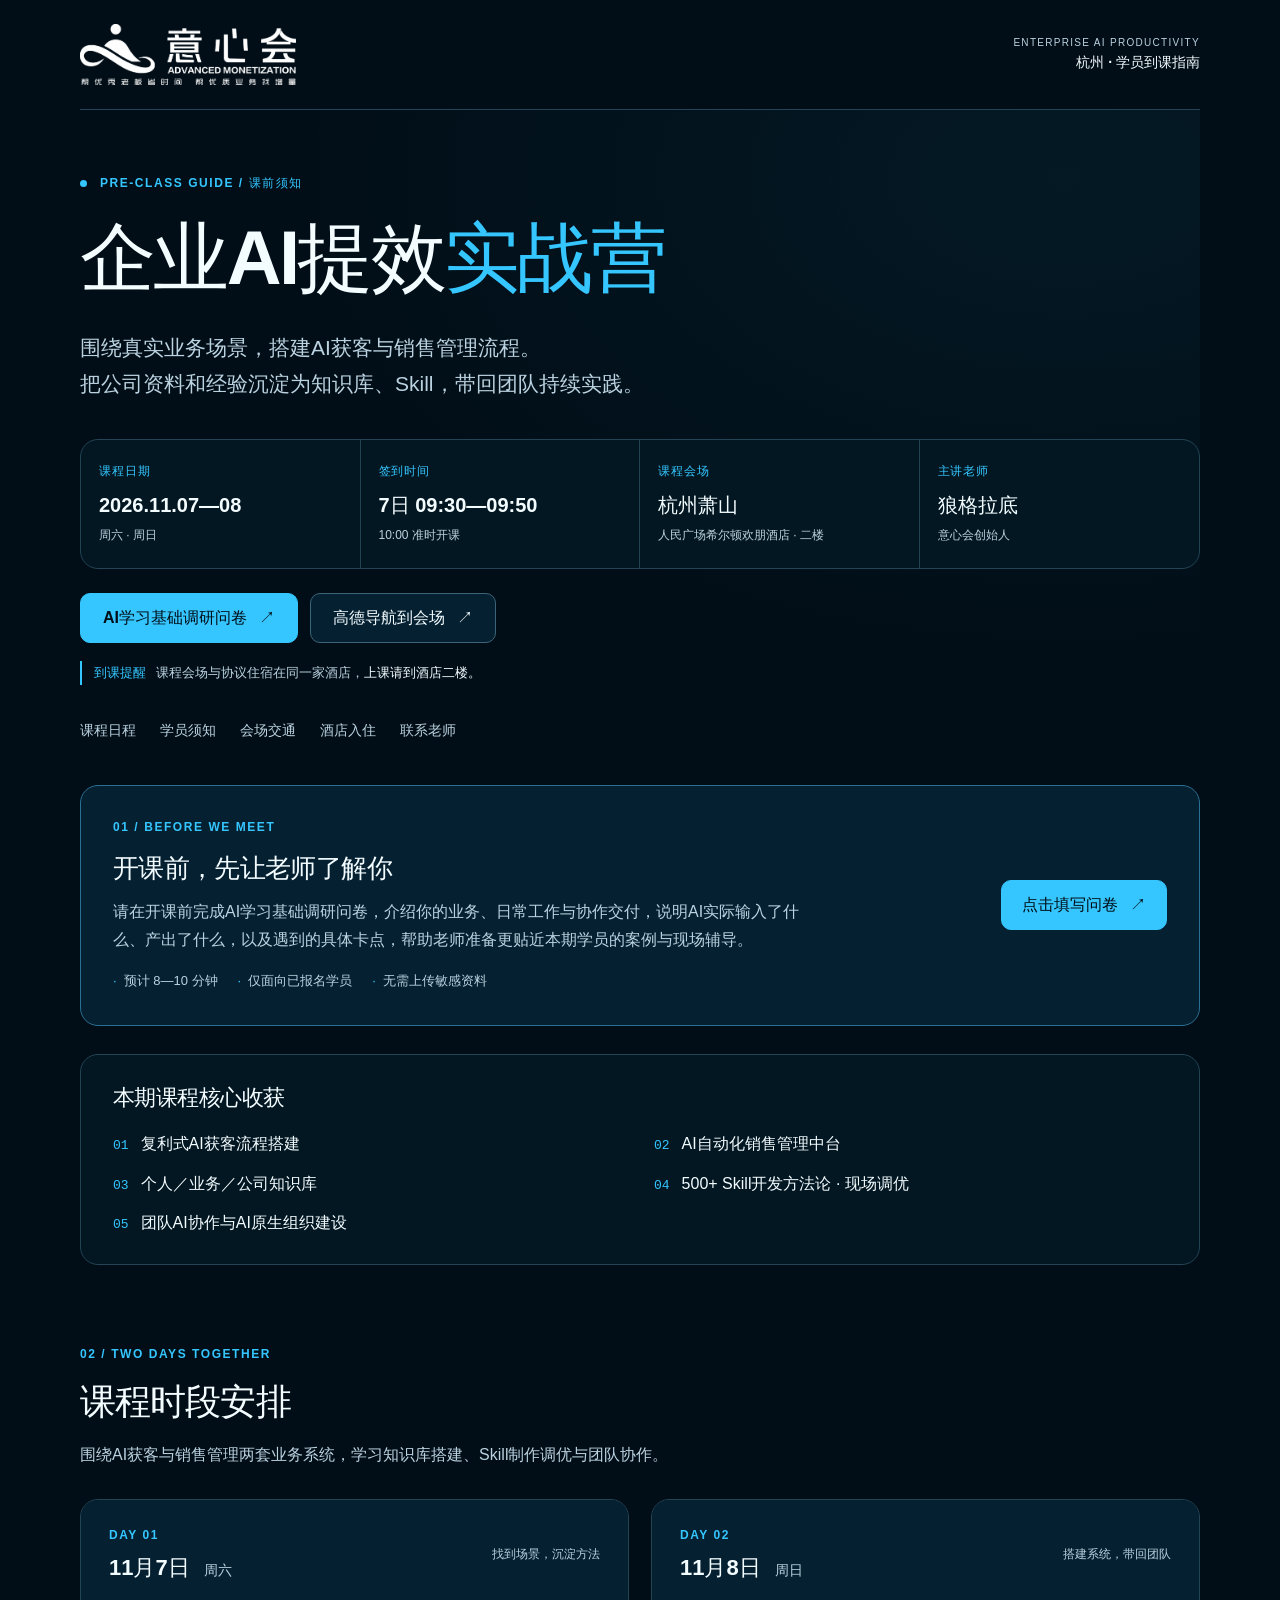
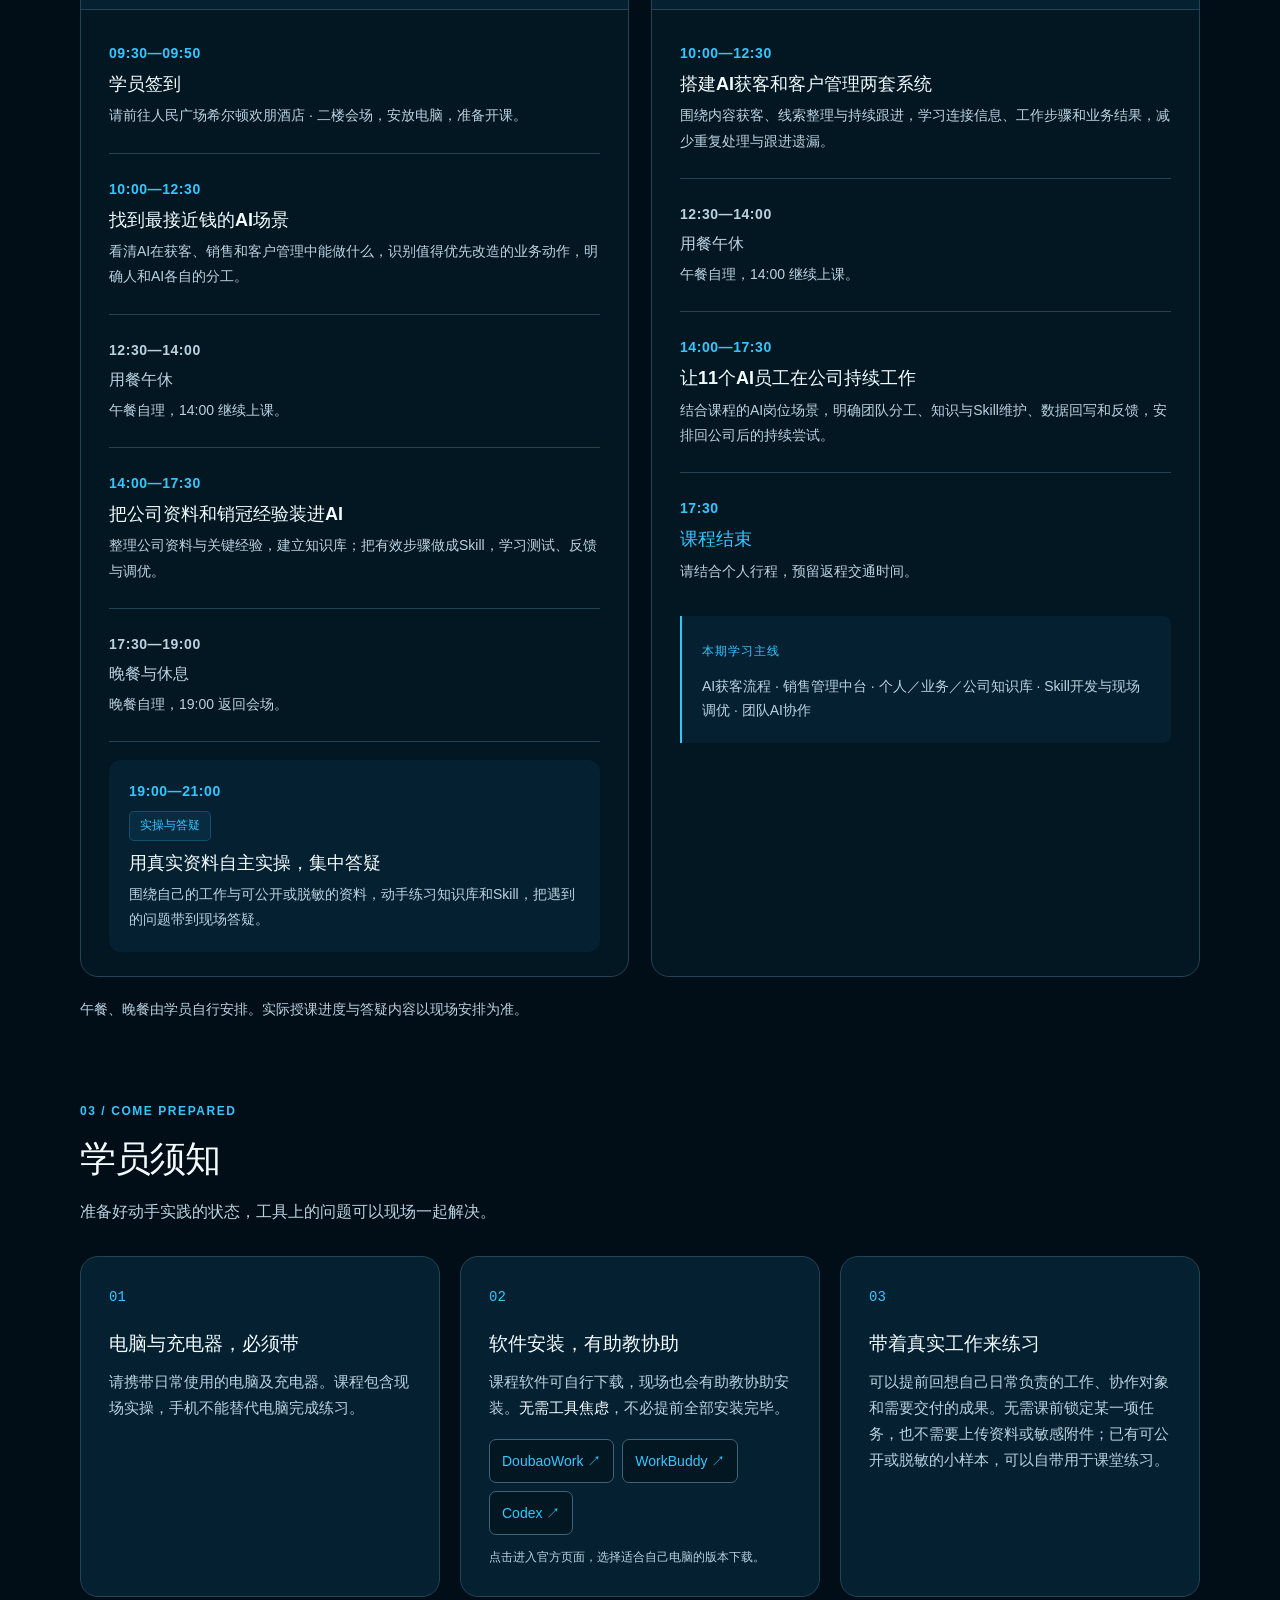
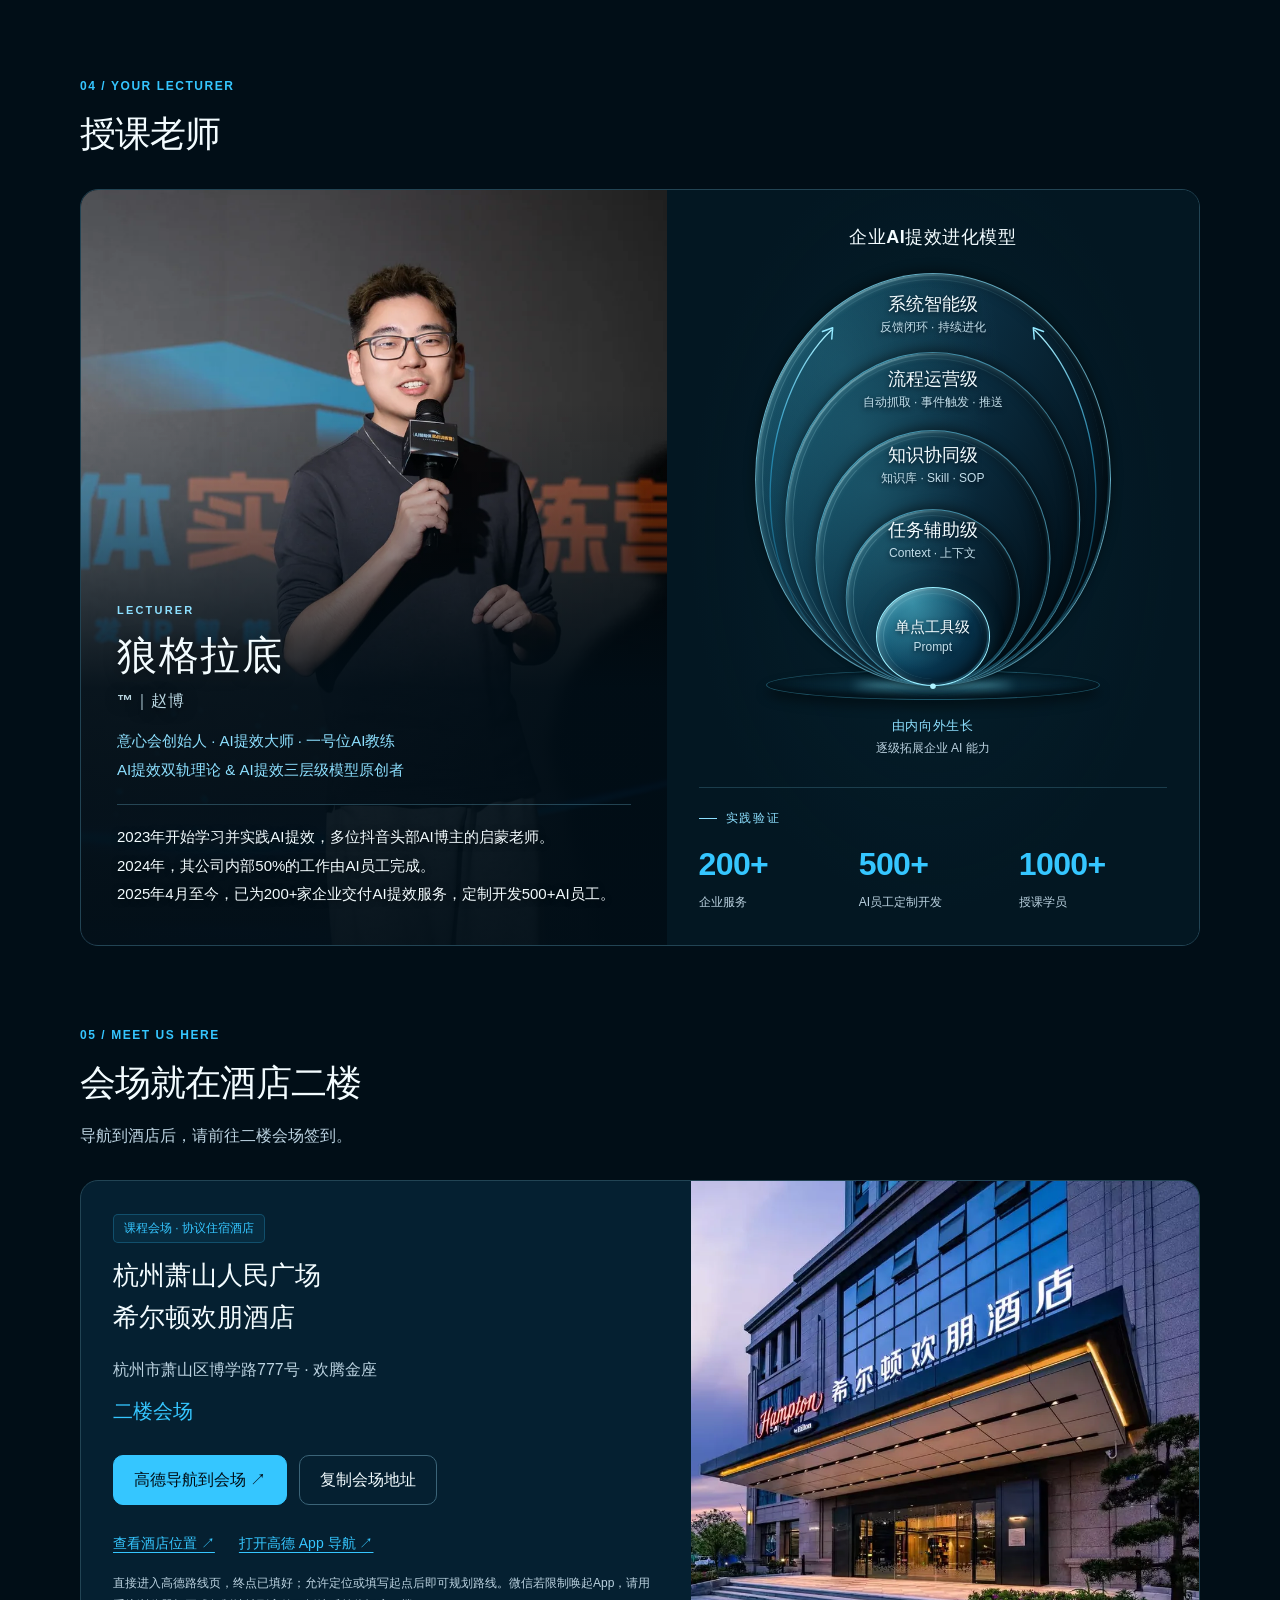
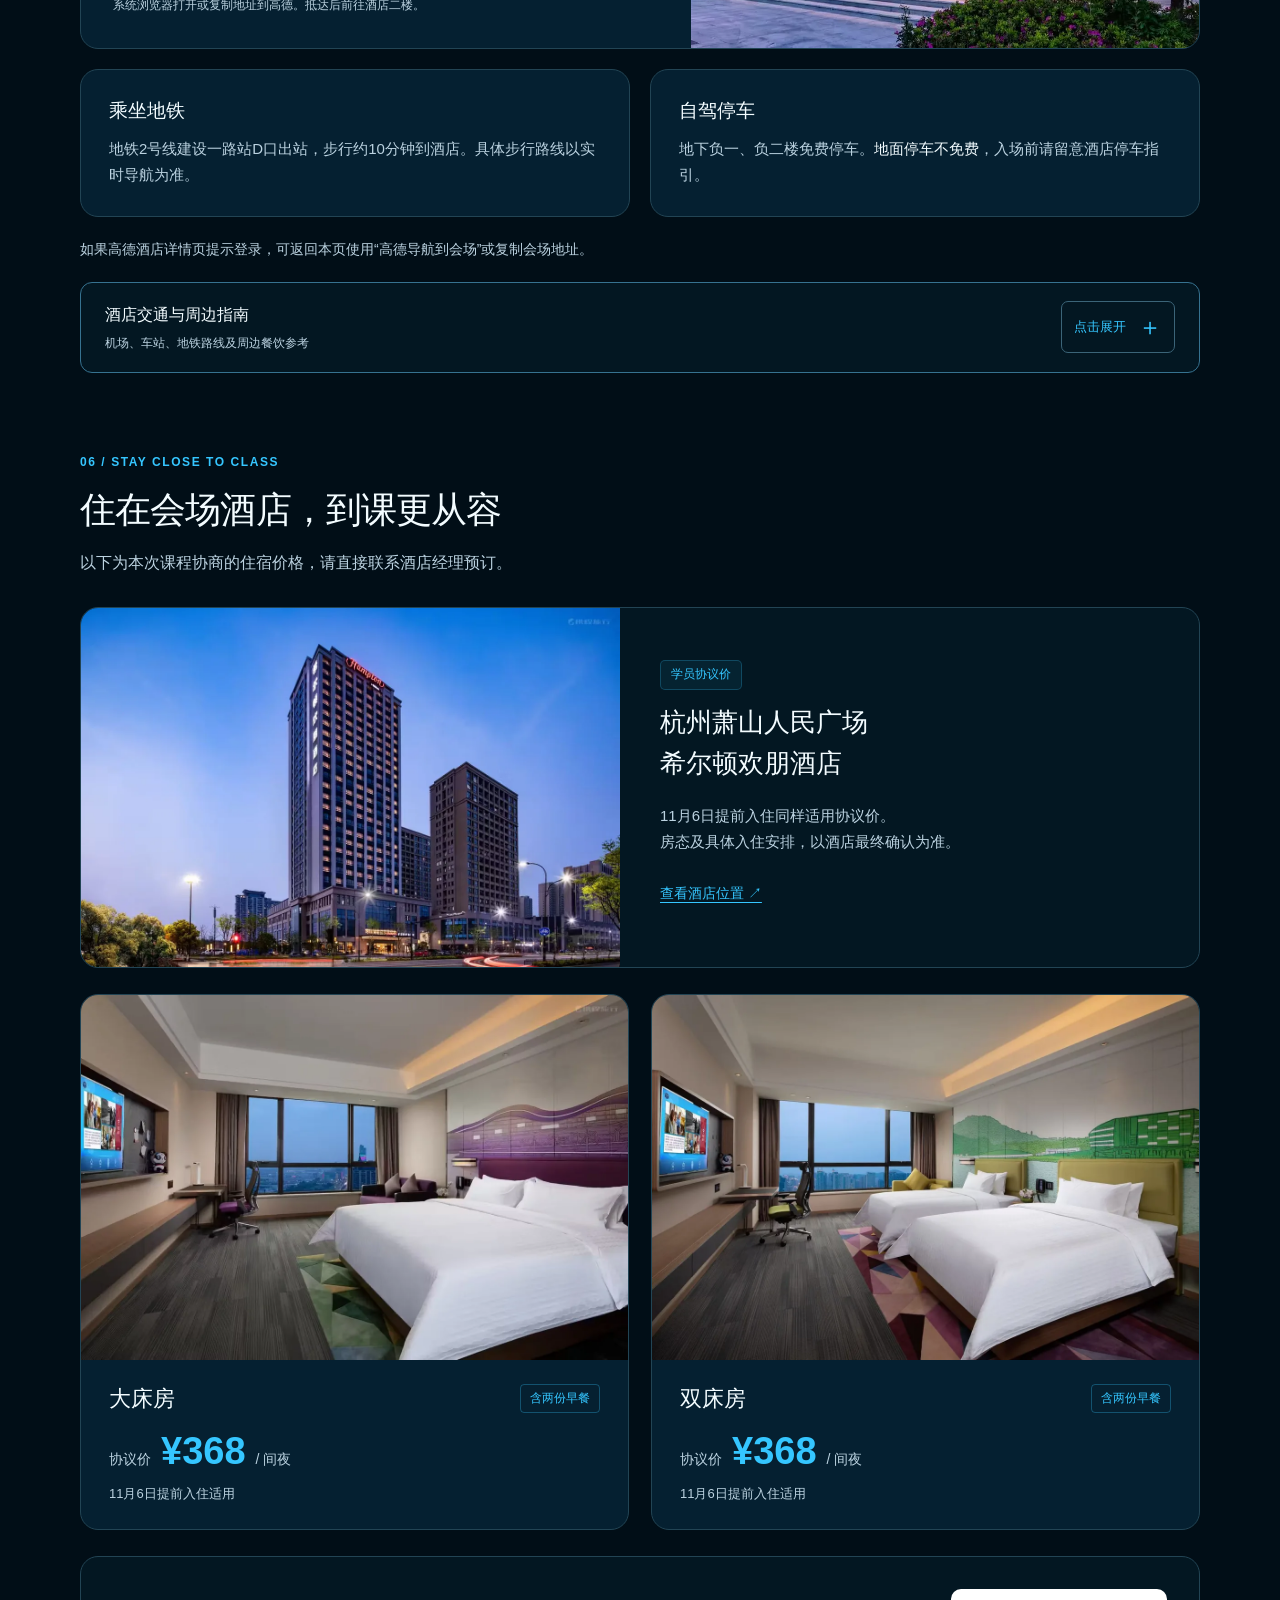
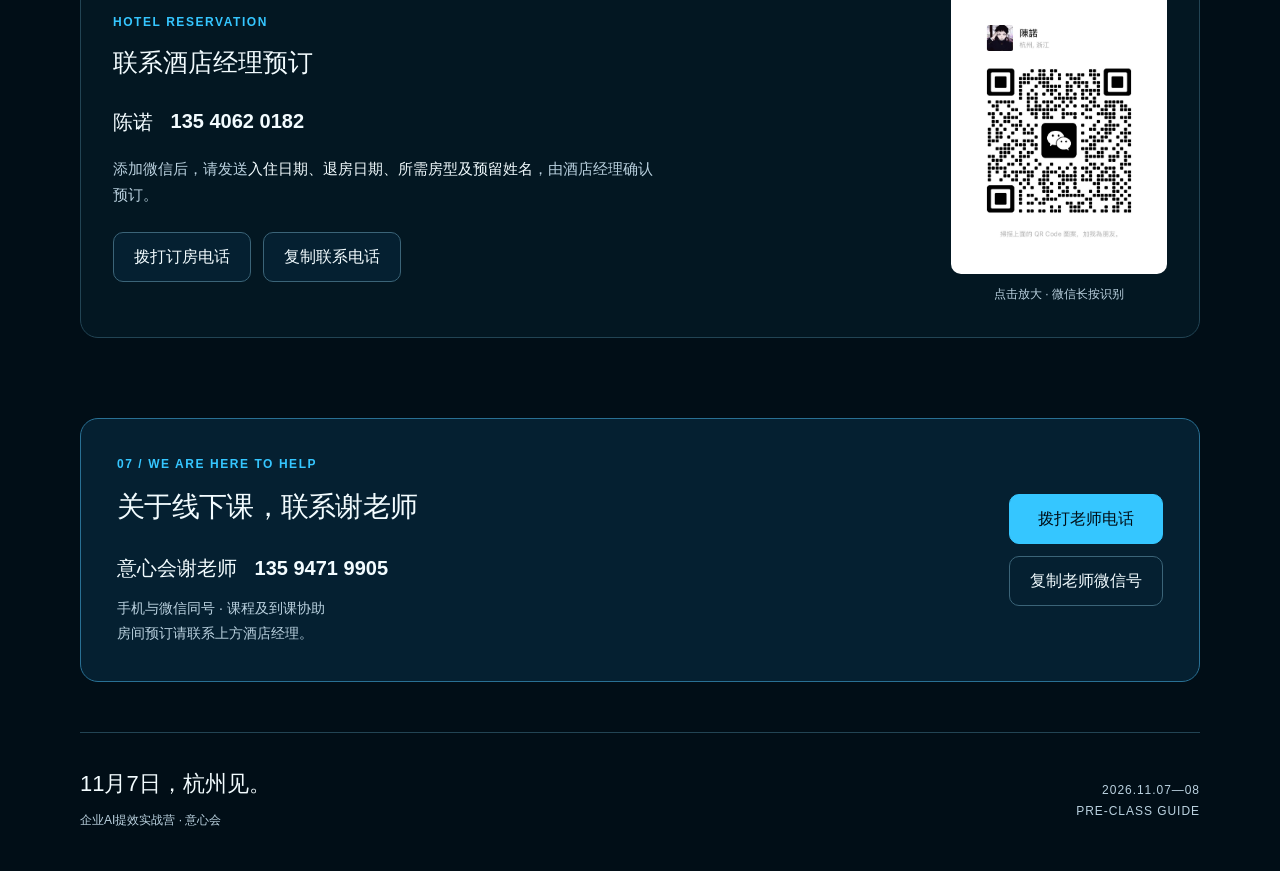
<file: index.html>
<!doctype html>
<html lang="zh-CN">
<head>
  <meta charset="utf-8">
  <meta name="viewport" content="width=device-width, initial-scale=1, viewport-fit=cover">
  <meta name="theme-color" content="#010e17">
  <meta name="color-scheme" content="dark">
  <meta name="description" content="11月7—8日杭州《企业AI提效实战营》已报名学员课前须知：课程日程、课前问卷、会场导航与酒店入住。">
  <meta property="og:title" content="企业AI提效实战营｜杭州课前须知">
  <meta property="og:description" content="2026.11.07—08 · 杭州萧山｜AI学习基础调研问卷与到课信息：课程安排、会场导航、酒店预订。">
  <meta property="og:type" content="website">
  <meta property="og:url" content="https://yichinghui.github.io/enterprise-ai-productivity-camp-guide-2026-11/">
  <meta property="og:image" content="https://yichinghui.github.io/enterprise-ai-productivity-camp-guide-2026-11/assets/share-logo-20261012.png">
  <meta property="og:image:width" content="512">
  <meta property="og:image:height" content="512">
  <meta property="og:image:type" content="image/png">
  <meta property="og:image:alt" content="意心会竖版品牌标志">
  <link rel="image_src" href="https://yichinghui.github.io/enterprise-ai-productivity-camp-guide-2026-11/assets/share-logo-20261012.png">
  <link rel="icon" type="image/png" href="assets/share-logo-20261012.png">
  <link rel="apple-touch-icon" href="assets/share-logo-20261012.png">
  <link rel="canonical" href="https://yichinghui.github.io/enterprise-ai-productivity-camp-guide-2026-11/">
  <title>企业AI提效实战营｜杭州课前须知</title>
  <link rel="stylesheet" href="styles.css?v=20261031-hz-r2">
  <script src="config.js?v=20261031-hz-r2" defer></script>
  <script src="app.js?v=20261031-hz-r2" defer></script>
</head>
<body>
  <a class="skip-link" href="#main">跳到课程内容</a>
  <header class="site-header wrap">
    <a class="brand" href="#main" aria-label="意心会 · 返回课前须知首页"><img src="assets/logo-white.png" alt="意心会" width="2127" height="599" fetchpriority="high"></a>
    <div class="header-note"><span>ENTERPRISE AI PRODUCTIVITY</span><strong>杭州 · 学员到课指南</strong></div>
  </header>
  <main id="main" class="wrap">
    <section class="hero" aria-labelledby="course-title">
      <p class="eyebrow"><span class="status-dot" aria-hidden="true"></span> PRE-CLASS GUIDE / 课前须知</p>
      <h1 id="course-title"><span class="title-line">企业AI提效</span><span class="title-line accent">实战营</span></h1>
      <p class="hero-description">围绕真实业务场景，搭建AI获客与销售管理流程。<br>把公司资料和经验沉淀为知识库、Skill，带回团队持续实践。</p>
      <div class="hero-facts">
        <div><span class="label">课程日期</span><strong>2026.11.07—08</strong><small>周六 · 周日</small></div>
        <div><span class="label">签到时间</span><strong>7日 09:30—09:50</strong><small>10:00 准时开课</small></div>
        <div><span class="label">课程会场</span><strong>杭州萧山</strong><small>人民广场希尔顿欢朋酒店 · 二楼</small></div>
        <div><span class="label">主讲老师</span><strong>狼格拉底</strong><small>意心会创始人</small></div>
      </div>
      <div class="actions hero-actions">
        <a class="button primary" data-link="survey" data-survey href="https://fcntz0gsnz8y.feishu.cn/share/base/shrcnuYsRdpiXwuqpTRq0gO90bg">AI学习基础调研问卷 <span aria-hidden="true">↗</span></a>
        <a class="button secondary" data-link="venueNavigation" data-testid="hero-venue-nav" href="https://m.amap.com/navigation/index/sort=dist&amp;autoSearch=1&amp;naviType=car&amp;daddr=120.267222,30.188177,%E6%9D%AD%E5%B7%9E%E8%90%A7%E5%B1%B1%E4%BA%BA%E6%B0%91%E5%B9%BF%E5%9C%BA%E5%B8%8C%E5%B0%94%E9%A1%BF%E6%AC%A2%E6%9C%8B%E9%85%92%E5%BA%97&amp;src=yixinhui&amp;callnative=0&amp;innersrc=uriapi">高德导航到会场 <span aria-hidden="true">↗</span></a>
      </div>
      <p class="hero-arrival-note"><span>到课提醒</span>课程会场与协议住宿在同一家酒店，<strong>上课请到酒店二楼。</strong></p>
      <nav class="section-nav" aria-label="页面内容导航"><a href="#schedule">课程日程</a><a href="#prepare">学员须知</a><a href="#venue">会场交通</a><a href="#hotel">酒店入住</a><a href="#contact">联系老师</a></nav>
    </section>

    <section id="survey" class="survey-card" aria-labelledby="survey-title">
      <div><p class="eyebrow">01 / BEFORE WE MEET</p><h2 id="survey-title">开课前，先让老师了解你</h2><p>请在开课前完成AI学习基础调研问卷，介绍你的业务、日常工作与协作交付，说明AI实际输入了什么、产出了什么，以及遇到的具体卡点，帮助老师准备更贴近本期学员的案例与现场辅导。</p><div class="inline-notes"><span>预计 8—10 分钟</span><span>仅面向已报名学员</span><span>无需上传敏感资料</span></div></div>
      <a class="button primary" data-link="survey" data-testid="survey-link" data-survey href="https://fcntz0gsnz8y.feishu.cn/share/base/shrcnuYsRdpiXwuqpTRq0gO90bg">点击填写问卷 <span aria-hidden="true">↗</span></a>
    </section>

    <section id="outcomes" class="course-gains" aria-labelledby="outcomes-title"><h2 id="outcomes-title">本期课程核心收获</h2><ol><li><span aria-hidden="true">01</span>复利式AI获客流程搭建</li><li><span aria-hidden="true">02</span>AI自动化销售管理中台</li><li><span aria-hidden="true">03</span>个人／业务／公司知识库</li><li><span aria-hidden="true">04</span>500+ Skill开发方法论 · 现场调优</li><li><span aria-hidden="true">05</span>团队AI协作与AI原生组织建设</li></ol></section>

    <section id="schedule" class="section" aria-labelledby="schedule-title">
      <div class="section-heading"><p class="eyebrow">02 / TWO DAYS TOGETHER</p><h2 id="schedule-title">课程时段安排</h2><p>围绕AI获客与销售管理两套业务系统，学习知识库搭建、Skill制作调优与团队协作。</p></div>
      <div class="day-grid">
        <article class="day-card"><header><div><span class="eyebrow">DAY 01</span><h3>11月7日 <small>周六</small></h3></div><span class="day-label">找到场景，沉淀方法</span></header>
          <ol class="timeline">
            <li><time>09:30—09:50</time><div><h4>学员签到</h4><p>请前往人民广场希尔顿欢朋酒店 · 二楼会场，安放电脑，准备开课。</p></div></li>
            <li><time>10:00—12:30</time><div><h4>找到最接近钱的AI场景</h4><p>看清AI在获客、销售和客户管理中能做什么，识别值得优先改造的业务动作，明确人和AI各自的分工。</p></div></li>
            <li class="break"><time>12:30—14:00</time><div><h4>用餐午休</h4><p>午餐自理，14:00 继续上课。</p></div></li>
            <li><time>14:00—17:30</time><div><h4>把公司资料和销冠经验装进AI</h4><p>整理公司资料与关键经验，建立知识库；把有效步骤做成Skill，学习测试、反馈与调优。</p></div></li>
            <li class="break"><time>17:30—19:00</time><div><h4>晚餐与休息</h4><p>晚餐自理，19:00 返回会场。</p></div></li>
            <li class="night"><time>19:00—21:00</time><div><span class="mini-tag">实操与答疑</span><h4>用真实资料自主实操，集中答疑</h4><p>围绕自己的工作与可公开或脱敏的资料，动手练习知识库和Skill，把遇到的问题带到现场答疑。</p></div></li>
          </ol>
        </article>
        <article class="day-card"><header><div><span class="eyebrow">DAY 02</span><h3>11月8日 <small>周日</small></h3></div><span class="day-label">搭建系统，带回团队</span></header>
          <ol class="timeline">
            <li><time>10:00—12:30</time><div><h4>搭建AI获客和客户管理两套系统</h4><p>围绕内容获客、线索整理与持续跟进，学习连接信息、工作步骤和业务结果，减少重复处理与跟进遗漏。</p></div></li>
            <li class="break"><time>12:30—14:00</time><div><h4>用餐午休</h4><p>午餐自理，14:00 继续上课。</p></div></li>
            <li><time>14:00—17:30</time><div><h4>让11个AI员工在公司持续工作</h4><p>结合课程的AI岗位场景，明确团队分工、知识与Skill维护、数据回写和反馈，安排回公司后的持续尝试。</p></div></li>
            <li class="finish"><time>17:30</time><div><h4>课程结束</h4><p>请结合个人行程，预留返程交通时间。</p></div></li>
          </ol>
          <div class="learning-note"><span class="label">本期学习主线</span><p>AI获客流程 · 销售管理中台 · 个人／业务／公司知识库 · Skill开发与现场调优 · 团队AI协作</p></div>
        </article>
      </div>
      <p class="section-note">午餐、晚餐由学员自行安排。实际授课进度与答疑内容以现场安排为准。</p>
    </section>

    <section id="prepare" class="section" aria-labelledby="prepare-title">
      <div class="section-heading"><p class="eyebrow">03 / COME PREPARED</p><h2 id="prepare-title">学员须知</h2><p>准备好动手实践的状态，工具上的问题可以现场一起解决。</p></div>
      <div class="prep-grid">
        <article class="info-card"><span class="card-index">01</span><h3>电脑与充电器，必须带</h3><p>请携带日常使用的电脑及充电器。课程包含现场实操，手机不能替代电脑完成练习。</p></article>
        <article class="info-card"><span class="card-index">02</span><h3>软件安装，有助教协助</h3><p>课程软件可自行下载，现场也会有助教协助安装。<strong>无需工具焦虑</strong>，不必提前全部安装完毕。</p><div class="software-links" aria-label="课程软件官方下载"><a href="https://www.doubao.com/work">DoubaoWork ↗</a><a href="https://www.workbuddy.cn/">WorkBuddy ↗</a><a href="https://learn.chatgpt.com/docs/app">Codex ↗</a></div><p class="software-note">点击进入官方页面，选择适合自己电脑的版本下载。</p></article>
        <article class="info-card"><span class="card-index">03</span><h3>带着真实工作来练习</h3><p>可以提前回想自己日常负责的工作、协作对象和需要交付的成果。无需课前锁定某一项任务，也不需要上传资料或敏感附件；已有可公开或脱敏的小样本，可以自带用于课堂练习。</p></article>
      </div>
    </section>

    <section id="lecturer" class="section" aria-labelledby="lecturer-title">
      <div class="section-heading"><p class="eyebrow">04 / YOUR LECTURER</p><h2 id="lecturer-title">授课老师</h2></div>
      <article class="lecturer-card">
        <div class="lecturer-image">
          <img src="assets/lecturer-portrait.webp" alt="讲师狼格拉底在实战营现场授课" width="1800" height="1198" loading="lazy" decoding="async">
          <div class="lecturer-profile"><p class="eyebrow">LECTURER</p><h3>狼格拉底<small>™｜赵博</small></h3><p class="lecturer-roles">意心会创始人 · AI提效大师 · 一号位AI教练<br>AI提效双轨理论 &amp; AI提效三层级模型原创者</p><p class="lecturer-intro">2023年开始学习并实践AI提效，多位抖音头部AI博主的启蒙老师。<br>2024年，其公司内部50%的工作由AI员工完成。<br>2025年4月至今，已为200+家企业交付AI提效服务，定制开发500+AI员工。</p></div>
        </div>
        <div class="lecturer-copy">
          <figure class="productivity-model" aria-labelledby="model-title">
            <figcaption id="model-title">企业AI提效进化模型</figcaption>
            <div class="model-stage">
              <div class="model-foundation" aria-hidden="true"></div>
              <ol class="model-rings" aria-label="由内向外，从单点工具到系统智能">
              <li class="model-level level-1"><div><strong>单点工具级</strong><span>Prompt</span></div></li>
              <li class="model-level level-2"><div><strong>任务辅助级</strong><span>Context · 上下文</span></div></li>
              <li class="model-level level-3"><div><strong>知识协同级</strong><span>知识库 · Skill · SOP</span></div></li>
              <li class="model-level level-4"><div><strong>流程运营级</strong><span>自动抓取 · 事件触发 · 推送</span></div></li>
              <li class="model-level level-5"><div><strong>系统智能级</strong><span>反馈闭环 · 持续进化</span></div></li>
              </ol>
              <svg class="model-growth" viewBox="0 0 400 464" fill="none" aria-hidden="true" focusable="false">
                <defs><linearGradient id="growth-light" x1="200" y1="450" x2="200" y2="60" gradientUnits="userSpaceOnUse"><stop stop-color="#35C6FF" stop-opacity="0"/><stop offset=".65" stop-color="#35C6FF" stop-opacity=".5"/><stop offset="1" stop-color="#B0F3FF"/></linearGradient></defs>
                <path d="M198 445C74 436 20 333 25 226C29 147 62 88 91 61M202 445C326 436 380 333 375 226C371 147 338 88 309 61" stroke="url(#growth-light)" stroke-width="1.4"/>
                <path d="m81 63 11-4-1 12m228-8-11-4 1 12" stroke="#92E8FF" stroke-width="1.6" stroke-linecap="round" stroke-linejoin="round"/>
                <circle cx="200" cy="445" r="3" fill="#B0F3FF"/>
              </svg>
            </div>
            <p class="model-caption">由内向外生长<span>逐级拓展企业 AI 能力</span></p>
          </figure>
          <div class="lecturer-validation"><p class="validation-label">实践验证</p><div class="lecturer-stats" aria-label="讲师服务实践"><div><strong>200+</strong><span>企业服务</span></div><div><strong>500+</strong><span>AI员工定制开发</span></div><div><strong>1000+</strong><span>授课学员</span></div></div></div>
        </div>
      </article>
    </section>

    <section id="venue" class="section" aria-labelledby="venue-title">
      <div class="section-heading"><p class="eyebrow">05 / MEET US HERE</p><h2 id="venue-title">会场就在酒店二楼</h2><p>导航到酒店后，请前往二楼会场签到。</p></div>
      <div class="venue-card"><div><span class="mini-tag">课程会场 · 协议住宿酒店</span><h3>杭州萧山人民广场<br>希尔顿欢朋酒店</h3><p class="venue-address">杭州市萧山区博学路777号 · 欢腾金座</p><p class="venue-floor">二楼会场</p><div class="actions"><a class="button primary" data-testid="venue-nav" data-link="venueNavigation" href="https://m.amap.com/navigation/index/sort=dist&amp;autoSearch=1&amp;naviType=car&amp;daddr=120.267222,30.188177,%E6%9D%AD%E5%B7%9E%E8%90%A7%E5%B1%B1%E4%BA%BA%E6%B0%91%E5%B9%BF%E5%9C%BA%E5%B8%8C%E5%B0%94%E9%A1%BF%E6%AC%A2%E6%9C%8B%E9%85%92%E5%BA%97&amp;src=yixinhui&amp;callnative=0&amp;innersrc=uriapi">高德导航到会场 ↗</a><button class="button secondary" type="button" data-copy="杭州萧山人民广场希尔顿欢朋酒店，杭州市萧山区博学路777号，二楼会场" data-copy-label="会场地址">复制会场地址</button></div><div class="map-options"><a data-testid="venue-poi" href="https://ditu.amap.com/ssr/search/poi_detail?id=B0FFJTFFJU">查看酒店位置 ↗</a><a data-link="venueApp" href="https://uri.amap.com/navigation?to=120.267222,30.188177,%E6%9D%AD%E5%B7%9E%E8%90%A7%E5%B1%B1%E4%BA%BA%E6%B0%91%E5%B9%BF%E5%9C%BA%E5%B8%8C%E5%B0%94%E9%A1%BF%E6%AC%A2%E6%9C%8B%E9%85%92%E5%BA%97&amp;mode=car&amp;policy=0&amp;src=yixinhui&amp;callnative=1">打开高德 App 导航 ↗</a></div><p class="map-tip">直接进入高德路线页，终点已填好；允许定位或填写起点后即可规划路线。微信若限制唤起App，请用系统浏览器打开或复制地址到高德。抵达后前往酒店二楼。</p></div><img src="assets/hotel-entrance.webp" alt="杭州萧山人民广场希尔顿欢朋酒店正门" width="1200" height="800" loading="lazy" decoding="async"></div>
      <div class="transport-grid"><article class="info-card"><h3>乘坐地铁</h3><p>地铁2号线建设一路站D口出站，步行约10分钟到酒店。具体步行路线以实时导航为准。</p></article><article class="info-card"><h3>自驾停车</h3><p>地下负一、负二楼免费停车。<strong>地面停车不免费</strong>，入场前请留意酒店停车指引。</p></article></div>
      <p class="section-note">如果高德酒店详情页提示登录，可返回本页使用“高德导航到会场”或复制会场地址。</p>
      <details class="transport-details">
        <summary><div><strong>酒店交通与周边指南</strong><small>机场、车站、地铁路线及周边餐饮参考</small></div><b class="summary-action"><em class="when-closed">点击展开</em><em class="when-open">点击收起</em><span aria-hidden="true">＋</span></b></summary>
        <div class="details-content"><p>点击下方图片即可放大查看。以下为酒店提供的参考资料，车程会随路况变化，出行请以实时导航为准。</p>
          <div class="guide-images">
            <a href="assets/hotel-transport.jpg" data-image-open data-image-title="酒店交通参考图"><img src="assets/hotel-transport.webp" alt="酒店提供的杭州交通参考图" width="1200" height="849" loading="lazy" decoding="async"><strong>交通参考图 <span>点击放大 ↗</span></strong></a>
            <a href="assets/hotel-nearby.jpg" data-image-open data-image-title="酒店周边餐饮与出行指南"><img src="assets/hotel-nearby.webp" alt="酒店提供的周边餐饮、交通及景点指南" width="1200" height="849" loading="lazy" decoding="async"><strong>周边餐饮与出行 <span>点击放大 ↗</span></strong></a>
          </div>
        </div>
      </details>
    </section>


    <section id="hotel" class="section" aria-labelledby="hotel-title">
      <div class="section-heading"><p class="eyebrow">06 / STAY CLOSE TO CLASS</p><h2 id="hotel-title">住在会场酒店，到课更从容</h2><p>以下为本次课程协商的住宿价格，请直接联系酒店经理预订。</p></div>
      <div class="hotel-overview"><img src="assets/hotel-exterior.webp" alt="杭州萧山人民广场希尔顿欢朋酒店建筑外观" width="1200" height="800" loading="lazy" decoding="async"><div><span class="mini-tag">学员协议价</span><h3>杭州萧山人民广场<br>希尔顿欢朋酒店</h3><p>11月6日提前入住同样适用协议价。<br>房态及具体入住安排，以酒店最终确认为准。</p><a class="text-link" href="https://ditu.amap.com/ssr/search/poi_detail?id=B0FFJTFFJU">查看酒店位置 ↗</a></div></div>
      <div class="room-grid"><article class="room-card"><img src="assets/room-king.webp" alt="酒店大床房实景照片" width="1200" height="800" loading="lazy" decoding="async"><div class="room-copy"><div class="room-heading"><h3>大床房</h3><span class="breakfast">含两份早餐</span></div><p class="room-price"><span>协议价</span><strong>¥368</strong><span>/ 间夜</span></p><p>11月6日提前入住适用</p></div></article><article class="room-card"><img src="assets/room-twin.webp" alt="酒店双床房实景照片" width="1200" height="800" loading="lazy" decoding="async"><div class="room-copy"><div class="room-heading"><h3>双床房</h3><span class="breakfast">含两份早餐</span></div><p class="room-price"><span>协议价</span><strong>¥368</strong><span>/ 间夜</span></p><p>11月6日提前入住适用</p></div></article></div>
      <div class="booking-card"><div class="booking-copy"><p class="eyebrow">HOTEL RESERVATION</p><h3>联系酒店经理预订</h3><p class="booking-name">陈诺 <a href="tel:13540620182">135 4062 0182</a></p><p>添加微信后，请发送<strong>入住日期、退房日期、所需房型及预留姓名</strong>，由酒店经理确认预订。</p><div class="actions"><a class="button secondary" href="tel:13540620182">拨打订房电话</a><button class="button secondary" type="button" data-copy="13540620182" data-copy-label="订房联系电话">复制联系电话</button></div></div><div class="qr-block"><a class="qr-link" href="assets/manager-wechat.jpg" data-qr-open aria-label="放大酒店经理陈诺的微信二维码"><img src="assets/manager-wechat.jpg" alt="酒店经理陈诺微信名片二维码，点击放大后可长按识别" width="1083" height="1464" loading="lazy" decoding="async"></a><p>点击放大 · 微信长按识别</p></div></div>
    </section>

    <section id="contact" class="contact-card" aria-labelledby="contact-title"><div><p class="eyebrow">07 / WE ARE HERE TO HELP</p><h2 id="contact-title">关于线下课，联系谢老师</h2><p class="contact-name">意心会谢老师 <a href="tel:13594719905">135 9471 9905</a></p><p>手机与微信同号 · 课程及到课协助<br>房间预订请联系上方酒店经理。</p></div><div class="actions"><a class="button primary" href="tel:13594719905">拨打老师电话</a><button class="button secondary" type="button" data-copy="13594719905" data-copy-label="谢老师微信号">复制老师微信号</button></div></section>
    <footer class="footer"><div><strong>11月7日，杭州见。</strong><p>企业AI提效实战营 · 意心会</p></div><span>2026.11.07—08<br>PRE-CLASS GUIDE</span></footer>
  </main>

  <nav class="mobile-dock" aria-label="学员快捷操作"><a class="button primary" data-link="survey" data-survey href="https://fcntz0gsnz8y.feishu.cn/share/base/shrcnuYsRdpiXwuqpTRq0gO90bg">填写问卷 ↗</a><a class="button secondary" data-link="venueNavigation" href="https://m.amap.com/navigation/index/sort=dist&amp;autoSearch=1&amp;naviType=car&amp;daddr=120.267222,30.188177,%E6%9D%AD%E5%B7%9E%E8%90%A7%E5%B1%B1%E4%BA%BA%E6%B0%91%E5%B9%BF%E5%9C%BA%E5%B8%8C%E5%B0%94%E9%A1%BF%E6%AC%A2%E6%9C%8B%E9%85%92%E5%BA%97&amp;src=yixinhui&amp;callnative=0&amp;innersrc=uriapi">高德导航 ↗</a></nav>
  <div id="toast" role="status" aria-live="polite" aria-atomic="true"></div>
  <dialog id="qr-dialog" aria-labelledby="qr-title"><div class="dialog-head"><h2 id="qr-title">酒店经理 · 陈诺</h2><button class="close-button" type="button" data-qr-close aria-label="关闭微信二维码">关闭 ×</button></div><p>在微信中长按二维码识别；也可保存图片后扫一扫。</p><img src="assets/manager-wechat.jpg" alt="酒店经理陈诺的完整微信二维码名片" width="1083" height="1464" loading="lazy"><a href="assets/manager-wechat.jpg" target="_blank" rel="noopener noreferrer">打开原图 ↗</a></dialog>
  <dialog id="image-dialog" aria-labelledby="image-title" aria-describedby="image-help">
    <div class="dialog-head"><h2 id="image-title">酒店实景图片</h2><button class="close-button" type="button" data-image-close aria-label="关闭酒店图片">关闭 ×</button></div>
    <p id="image-help">点击“放大细节”后，可滑动查看图片；微信中也可长按保存。</p>
    <div class="image-tools"><button class="button secondary" type="button" data-image-zoom aria-pressed="false" aria-controls="image-frame">放大细节 ＋</button><a id="image-original" href="assets/hotel-transport.jpg">打开 JPG 原图 ↗</a></div>
    <p id="image-status" role="status" aria-live="polite" hidden></p>
    <button class="button secondary" type="button" data-image-retry hidden>重新加载图片</button>
    <div id="image-frame" class="image-frame" tabindex="0" role="region" aria-label="酒店图片，可放大后滑动查看"><img id="guide-full-image" src="assets/hotel-transport.jpg" alt="杭州酒店交通参考图" width="1810" height="1280" loading="lazy" decoding="async"></div>
  </dialog>
  <noscript><p class="noscript-note">会场：杭州萧山人民广场希尔顿欢朋酒店二楼，博学路777号；联系老师：13594719905。链接可直接打开，复制按钮需要JavaScript。</p></noscript>
</body>
</html>
</file>
<file: styles.css>
:root{--bg:#010e17;--section:#031722;--card:#052031;--accent:#35c6ff;--text:#f3fcff;--muted:#bbd2e0;--border:#224454;--radius:18px;color-scheme:dark;font-family:-apple-system,BlinkMacSystemFont,"Segoe UI","PingFang SC","Microsoft YaHei",sans-serif;color:var(--text);background:var(--bg);font-synthesis:none}
*{box-sizing:border-box}html{scroll-behavior:smooth;scroll-padding-top:24px}body{margin:0;font-size:16px;line-height:1.75;-webkit-text-size-adjust:100%}a{color:inherit;text-decoration:none}button{font:inherit;cursor:pointer}img{display:block;max-width:100%;height:auto}h1,h2,h3,h4,p{margin:0}h1,h2,h3,h4{line-height:1.35}h2{font-size:clamp(24px,3.2vw,36px);letter-spacing:-.025em}h3{font-size:22px}h4{font-size:18px}p{color:var(--muted)}button,a,summary{-webkit-tap-highlight-color:transparent}:focus-visible{outline:3px solid var(--accent);outline-offset:5px}::selection{background:var(--accent);color:var(--bg)}.wrap{width:min(1120px,calc(100% - 48px));margin-inline:auto}.accent{color:var(--accent)}.eyebrow,.label{font-size:12px;letter-spacing:.13em;font-weight:700;color:var(--accent);line-height:1.6}.label{letter-spacing:.08em}.eyebrow{margin-bottom:14px}.skip-link{position:fixed;top:10px;left:10px;z-index:10;transform:translateY(-200%);background:var(--accent);color:var(--bg);padding:10px 20px}.skip-link:focus{transform:none}.site-header{display:flex;justify-content:space-between;align-items:center;padding-block:24px;border-bottom:1px solid var(--border);gap:20px}.brand{display:block;width:216px;padding:12px;background:#fff;border-radius:4px;flex-shrink:0}.brand img{width:100%;height:auto}.header-note{text-align:right;line-height:1.5}.header-note span{display:block;font-size:10px;letter-spacing:.13em;color:var(--muted)}.header-note strong{font-size:14px}.hero{padding-top:64px;background:radial-gradient(ellipse at 88% 10%,#35c6ff0f,transparent 56%)}.status-dot{display:inline-block;width:7px;height:7px;border-radius:50%;background:var(--accent);margin-right:8px}.hero h1{font-size:clamp(42px,6.5vw,76px);letter-spacing:-.035em;white-space:nowrap;font-weight:800}.hero-description{font-size:21px;margin-top:20px}.mobile-only{display:none}.hero-facts{display:grid;grid-template-columns:repeat(4,minmax(0,1fr));margin:36px 0 24px;border:1px solid var(--border);border-radius:var(--radius);overflow:hidden;background:var(--section)}.hero-facts>div{padding:22px 18px;border-right:1px solid var(--border)}.hero-facts>div:last-child{border:0}.hero-facts .label,.hero-facts strong,.hero-facts small{display:block}.hero-facts strong{font-size:20px;margin:7px 0 2px;font-variant-numeric:tabular-nums}.hero-facts small{color:var(--muted);font-size:12px}.actions{display:flex;flex-wrap:wrap;gap:12px}.button{min-height:48px;padding:12px 20px;display:inline-flex;justify-content:center;align-items:center;gap:12px;text-align:center;font-weight:700;line-height:1.5;font-size:16px;border:1px solid transparent;border-radius:10px;transition:background .15s,border-color .15s;touch-action:manipulation}.primary{background:var(--accent);color:var(--bg);border-color:var(--accent)}.secondary{background:var(--card);border-color:#3b6478;color:var(--text)}@media(hover:hover){.primary:hover{background:#7edbff;border-color:#7edbff}.secondary:hover{background:#0c3044;border-color:var(--accent)}.text-link:hover,.map-options a:hover{color:#7edbff}}.hero-actions .button{min-width:230px}.section-nav{display:flex;flex-wrap:wrap;gap:8px 24px;padding-block:24px 32px}.section-nav a{display:flex;align-items:center;min-height:44px;font-size:14px;color:var(--muted);border-bottom:1px solid transparent}.section-nav a:hover{color:var(--accent);border-color:var(--accent)}.survey-card{display:grid;grid-template-columns:1fr auto;align-items:center;gap:36px;padding:32px;background:var(--card);border:1px solid #297094;border-radius:var(--radius)}.survey-card h2{font-size:26px;margin-bottom:12px}.survey-card p:not(.eyebrow){max-width:700px}.inline-notes{display:flex;flex-wrap:wrap;gap:6px 20px;color:var(--muted);font-size:13px;margin-top:16px}.inline-notes span::before{content:'·';color:var(--accent);margin-right:7px}.section{padding-top:80px}.section-heading{margin-bottom:30px}.section-heading>p:last-child:not(.eyebrow){margin-top:14px;max-width:760px}.day-grid,.room-grid{display:grid;grid-template-columns:repeat(2,minmax(0,1fr));gap:22px}.day-card{background:var(--section);border:1px solid var(--border);border-radius:var(--radius);overflow:hidden}.day-card>header{background:var(--card);padding:26px 28px;border-bottom:1px solid var(--border);display:flex;justify-content:space-between;gap:18px;align-items:center}.day-card .eyebrow{display:block;margin-bottom:8px}.day-card h3 small{font-size:14px;font-weight:400;color:var(--muted);margin-left:8px}.day-label{font-size:12px;color:var(--muted);text-align:right}.timeline{list-style:none;padding:8px 28px 24px;margin:0}.timeline li{position:relative;padding:24px 0;border-bottom:1px solid var(--border)}.timeline li:last-child{border:0;padding-bottom:8px}.timeline time{display:block;color:var(--accent);font-size:14px;line-height:1.6;font-weight:700;font-variant-numeric:tabular-nums;margin-bottom:8px;letter-spacing:.04em}.timeline h4{margin-bottom:7px}.timeline p{font-size:14px;line-height:1.8}.timeline .break h4{font-size:16px;color:var(--muted);font-weight:500}.timeline .break time{color:var(--muted)}.timeline .night{margin-top:18px;padding:20px;border:1px solid #297094;border-radius:12px;background:var(--card)}.timeline .night:last-child{padding-bottom:20px}.mini-tag{display:inline-block;font-size:12px;color:var(--accent);background:#35c6ff12;border:1px solid #35c6ff3b;padding:4px 10px;border-radius:5px;line-height:1.6;margin-bottom:12px}.timeline .night .mini-tag{margin-bottom:10px}.timeline .finish h4{color:var(--accent)}.learning-note{margin:0 28px 28px;padding:20px;background:var(--card);border-left:2px solid var(--accent);border-radius:0 8px 8px 0}.learning-note p{font-size:14px;margin-top:10px}.section-note{font-size:14px;margin-top:20px}.prep-grid{display:grid;grid-template-columns:repeat(3,minmax(0,1fr));gap:20px}.info-card{padding:28px;background:var(--card);border:1px solid var(--border);border-radius:var(--radius)}.card-index{display:block;color:var(--accent);font-size:14px;margin-bottom:22px;font-family:monospace}.info-card h3{font-size:19px;margin-bottom:12px}.info-card p{font-size:15px}.info-card strong{color:var(--text);font-weight:600}.lecturer-card{display:grid;grid-template-columns:340px 1fr;background:var(--section);border:1px solid var(--border);border-radius:var(--radius);overflow:hidden}.lecturer-image{background:var(--card)}.lecturer-image img{height:100%;width:100%;object-fit:cover;object-position:50% 35%}.lecturer-copy{padding:40px}.lecturer-copy h3{font-size:34px;margin-bottom:12px}.lecturer-roles{color:var(--text);margin-bottom:20px}.lecturer-copy>p:last-of-type{font-size:15px}.lecturer-stats{display:grid;grid-template-columns:repeat(3,minmax(0,1fr));gap:18px;margin-top:28px;padding-top:24px;border-top:1px solid var(--border)}.lecturer-stats strong{color:var(--accent);font-size:28px;line-height:1.3;display:block}.lecturer-stats span{color:var(--muted);font-size:12px;display:block;margin-top:6px}.venue-card{display:grid;grid-template-columns:1.2fr 1fr;border:1px solid var(--border);border-radius:var(--radius);background:var(--card);overflow:hidden}.venue-card>div{padding:32px}.venue-card h3,.hotel-overview h3{font-size:26px;margin-bottom:18px;line-height:1.6}.venue-card>img{width:100%;height:100%;object-fit:cover;object-position:56% center}.venue-address{font-size:16px}.venue-floor{font-size:20px;color:var(--accent);margin:10px 0 26px}.map-options{display:flex;flex-wrap:wrap;gap:4px 24px;margin-top:16px;color:var(--accent)}.map-options a{min-height:44px;display:inline-flex;align-items:center;font-size:14px;text-decoration:underline;text-underline-offset:4px}.map-tip{font-size:12px;margin-top:8px;line-height:1.8}.transport-grid{display:grid;grid-template-columns:repeat(2,minmax(0,1fr));gap:20px;margin-top:20px}.transport-details{margin-top:20px;border:1px solid var(--border);border-radius:12px;background:var(--section);overflow:hidden}.transport-details summary{padding:18px 24px;cursor:pointer;display:flex;align-items:center;justify-content:space-between;gap:20px;font-size:15px;list-style:none}.transport-details summary::-webkit-details-marker{display:none}.transport-details summary span{font-size:24px;color:var(--accent);transition:transform .2s}.transport-details[open] summary span{transform:rotate(45deg)}.details-content{padding:0 24px 24px}.details-content>p{font-size:13px;margin:4px 0 20px}.guide-images{display:grid;grid-template-columns:repeat(2,minmax(0,1fr));gap:16px;align-items:start}.guide-images img{border-radius:8px;width:100%}.hotel-overview{display:grid;grid-template-columns:1fr 1fr;align-items:center;gap:40px;margin-bottom:26px;border:1px solid var(--border);border-radius:var(--radius);overflow:hidden;background:var(--section)}.hotel-overview>img{width:100%;height:100%;min-height:320px;object-fit:cover}.hotel-overview>div{padding:24px 32px 24px 0}.hotel-overview p{font-size:15px}.text-link{color:var(--accent);display:inline-flex;align-items:center;min-height:44px;margin-top:16px;font-size:14px;text-decoration:underline;text-underline-offset:4px}.room-card{border:1px solid var(--border);background:var(--card);border-radius:var(--radius);overflow:hidden}.room-card>img{width:100%;aspect-ratio:3/2;object-fit:cover}.room-copy{padding:24px 28px}.room-heading{display:flex;align-items:center;justify-content:space-between;gap:12px}.room-heading h3{font-size:22px}.breakfast{font-size:12px;color:var(--accent);border:1px solid #35c6ff4d;padding:3px 9px;border-radius:4px}.room-price{display:flex;flex-wrap:wrap;align-items:baseline;gap:10px;margin:12px 0 4px}.room-price strong{font-size:38px;color:var(--accent);line-height:1.4;font-variant-numeric:tabular-nums}.room-price span{font-size:14px}.room-copy>p:last-child{font-size:13px}.booking-card{display:grid;grid-template-columns:1fr 216px;align-items:center;gap:40px;margin-top:26px;padding:32px;border:1px solid var(--border);border-radius:var(--radius);background:var(--section)}.booking-copy h3{font-size:25px}.booking-name{font-size:20px;color:var(--text);margin:20px 0 12px}.booking-name a{display:inline-flex;align-items:center;min-height:44px;margin-left:12px;font-variant-numeric:tabular-nums;font-weight:700}.booking-copy>p:not(.eyebrow):not(.booking-name){font-size:15px;max-width:540px}.booking-copy strong{color:var(--text)}.booking-copy .actions{margin-top:24px}.qr-block{max-width:216px;width:100%}.qr-link{display:block;padding:10px;background:#fff;border-radius:10px}.qr-link img{width:100%;object-fit:contain}.qr-block>p{font-size:12px;text-align:center;margin-top:10px}.contact-card{margin-top:80px;padding:36px;border:1px solid #297094;border-radius:var(--radius);background:var(--card);display:grid;grid-template-columns:1fr auto;gap:30px;align-items:center}.contact-card h2{font-size:28px}.contact-name{margin:20px 0 6px;color:var(--text);font-size:20px}.contact-name a{display:inline-flex;align-items:center;min-height:44px;font-weight:700;margin-left:12px;font-variant-numeric:tabular-nums}.contact-card p:last-child{font-size:14px}.contact-card>.actions{flex-direction:column}.footer{display:flex;justify-content:space-between;gap:20px;align-items:center;margin-top:50px;padding:32px 0 40px;border-top:1px solid var(--border)}.footer strong{font-size:22px;font-weight:500}.footer p,.footer>span{font-size:12px;color:var(--muted);margin-top:6px}.footer>span{text-align:right;letter-spacing:.08em}.mobile-dock{display:none}#toast{position:fixed;left:50%;bottom:32px;transform:translate(-50%,12px);width:max-content;max-width:calc(100vw - 32px);padding:12px 20px;border:1px solid #467d98;background:#103046;border-radius:10px;color:var(--text);box-shadow:0 8px 30px #0005;font-size:14px;z-index:30;pointer-events:none;opacity:0;transition:opacity .15s,transform .15s}#toast.visible{opacity:1;transform:translate(-50%,0)}#qr-dialog{color:var(--text);background:var(--section);border:1px solid #497b94;border-radius:16px;padding:20px;max-width:480px;width:calc(100% - 24px);max-height:calc(100vh - 32px);max-height:calc(100dvh - 32px);overflow:auto;overscroll-behavior:contain}#qr-dialog::backdrop{background:#000b;backdrop-filter:blur(4px)}.dialog-head{display:flex;align-items:center;justify-content:space-between;gap:12px}.dialog-head h2{font-size:19px}.close-button{min-height:44px;min-width:66px;border:1px solid var(--border);border-radius:8px;color:var(--text);background:var(--card);padding:8px 12px;font-size:14px}#qr-dialog>p{font-size:12px;margin:12px 0}#qr-dialog>img{background:#fff;border:8px solid white;border-radius:8px;width:auto;max-height:calc(100vh - 200px);max-height:calc(100dvh - 200px);object-fit:contain;margin-inline:auto}#qr-dialog>a{display:block;min-height:44px;text-align:center;padding-top:12px;color:var(--accent);font-size:14px}.noscript-note{padding:20px;max-width:1120px;margin:auto;font-size:14px}body.modal-open{overflow:hidden}
@media(min-width:1440px){.hero h1{font-size:80px}}
@media(max-width:1024px){.hero-facts{grid-template-columns:repeat(2,minmax(0,1fr))}.hero-facts>div:nth-child(2){border-right:0}.hero-facts>div:nth-child(-n+2){border-bottom:1px solid var(--border)}.survey-card{grid-template-columns:1fr;gap:24px}.survey-card>.button{justify-self:start}.prep-grid{gap:14px}.info-card{padding:24px}.lecturer-card{grid-template-columns:280px 1fr}.lecturer-copy{padding:30px}.venue-card{grid-template-columns:1.2fr 1fr}.venue-card>div{padding:26px}.venue-card .actions{flex-direction:column}.hotel-overview{gap:28px}.contact-card{grid-template-columns:1fr}.contact-card>.actions{flex-direction:row}}
@media(max-width:800px){.day-grid{grid-template-columns:1fr}.day-card>header{padding:24px}.timeline{padding-inline:24px}.timeline li{display:grid;grid-template-columns:120px minmax(0,1fr);gap:18px}.timeline .night{display:block}.timeline .night>div{margin-top:8px}.learning-note{margin:0 24px 24px}.prep-grid{grid-template-columns:1fr}.card-index{margin-bottom:12px}.lecturer-card{grid-template-columns:240px 1fr}.lecturer-copy{padding:24px}.lecturer-copy h3{font-size:30px}.lecturer-stats{gap:10px}.lecturer-stats strong{font-size:25px}.venue-card{grid-template-columns:1fr}.venue-card>img{aspect-ratio:16/9;max-height:420px;object-position:center}.venue-card .actions{flex-direction:row}.hotel-overview{grid-template-columns:1fr 1fr;gap:24px}.hotel-overview h3{font-size:22px}.hotel-overview>div{padding-right:24px}.hotel-overview>img{min-height:300px}.booking-card{grid-template-columns:1fr 190px;gap:24px;padding:26px}.booking-name a{margin-left:0;display:flex}.room-copy{padding:20px}.room-heading{align-items:flex-start;flex-direction:column;gap:8px}}
@media(max-width:760px){body{padding-bottom:calc(92px + env(safe-area-inset-bottom,0px))}.mobile-dock{display:grid;grid-template-columns:1fr 1fr;gap:10px;position:fixed;z-index:20;bottom:0;left:0;right:0;background:#031722f5;border-top:1px solid #3b6478;padding:12px max(16px,env(safe-area-inset-right,0px)) calc(12px + env(safe-area-inset-bottom,0px)) max(16px,env(safe-area-inset-left,0px));backdrop-filter:blur(12px)}.mobile-dock .button{min-height:50px;padding-inline:10px}#toast{bottom:calc(94px + env(safe-area-inset-bottom,0px))}.header-note span{max-width:130px;margin-left:auto;font-size:9px}.header-note strong{font-size:12px}.brand{width:186px}.section{padding-top:64px}.section-heading{margin-bottom:24px}.contact-card{margin-top:64px}}
@media(max-width:640px){.wrap{width:calc(100% - 36px)}.site-header{padding-block:20px}.brand{width:160px;padding:10px}.header-note{max-width:124px}.hero{padding-top:38px}.hero .eyebrow{font-size:10px;letter-spacing:.1em}.hero h1{font-size:clamp(41px,10.7vw,65px);white-space:normal;line-height:1.2;letter-spacing:-.035em}.title-line{display:block;white-space:nowrap}.hero-description{font-size:17px;margin-top:20px}.mobile-only{display:block}.hero-facts{margin-top:28px}.hero-facts>div{padding:16px 13px}.hero-facts strong{font-size:16px}.hero-facts small{font-size:11px}.hero-facts .label{font-size:11px}.hero-actions{display:grid;grid-template-columns:1fr}.hero-actions .button{width:100%;min-width:0}.section-nav{gap:4px 20px;padding:14px 0 24px}.section-nav a{font-size:13px}.survey-card{padding:24px;gap:24px}.survey-card h2{font-size:23px}.survey-card p:not(.eyebrow){font-size:15px}.survey-card>.button{width:100%}.inline-notes{gap:5px 14px;font-size:12px}.section-heading>p:last-child:not(.eyebrow){font-size:15px}.lecturer-card{grid-template-columns:1fr}.lecturer-image{max-height:none}.lecturer-image img{height:320px;object-fit:cover;object-position:50% 38%}.lecturer-copy{padding:26px}.lecturer-stats span{font-size:11px}.venue-card>div{padding:24px}.venue-card h3{font-size:23px}.venue-card .actions{display:grid;grid-template-columns:1fr}.venue-card .button{width:100%}.venue-address{font-size:14px}.transport-grid{grid-template-columns:1fr;gap:16px}.transport-details summary{padding:18px;font-size:14px}.details-content{padding:0 18px 18px}.guide-images{grid-template-columns:1fr}.hotel-overview{grid-template-columns:1fr;gap:0}.hotel-overview>img{min-height:0;aspect-ratio:3/2}.hotel-overview>div{padding:26px}.hotel-overview h3{font-size:23px}.room-grid{grid-template-columns:1fr;gap:20px}.room-copy{padding:22px 24px}.room-heading{flex-direction:row;align-items:center}.booking-card{grid-template-columns:1fr;gap:28px;padding:24px}.booking-name a{margin-left:8px;display:inline-flex;font-size:20px}.booking-copy h3{font-size:23px}.booking-copy .actions{display:grid;grid-template-columns:1fr 1fr}.booking-copy .button{padding-inline:10px;font-size:14px}.qr-block{justify-self:center;max-width:236px}.contact-card{padding:26px}.contact-card h2{font-size:24px}.contact-name{font-size:18px}.contact-name a{display:flex;margin-left:0;font-size:22px}.contact-card>.actions{display:grid;grid-template-columns:1fr;gap:12px}.footer{margin-top:36px;padding-block:28px}.footer strong{font-size:20px}.footer>span{font-size:10px}.footer p{font-size:11px}.eyebrow{font-size:11px}}
@media(max-width:430px){.timeline li{grid-template-columns:1fr;gap:2px;padding-block:22px}.timeline h4{font-size:17px}.timeline time{font-size:13px}.timeline p{font-size:14px}.day-card>header{padding:22px}.day-label{max-width:88px;line-height:1.6}.day-card h3{font-size:21px}.timeline{padding-inline:22px}.section{padding-top:56px}.info-card{padding:24px}.booking-name{font-size:18px}.booking-name a{font-size:19px}}
@media(max-width:350px){.wrap{width:calc(100% - 32px)}.hero h1{font-size:40px}.header-note span{display:none}.header-note{max-width:90px}.brand{width:150px}.hero-facts>div{padding:14px 10px}.hero-facts strong{font-size:14px}.hero-facts small{font-size:10px}.hero-facts .label{font-size:10px}.survey-card,.venue-card>div,.booking-card,.contact-card{padding:20px}.hero-description{font-size:16px}.booking-name a{display:flex;margin:0}.lecturer-stats{gap:8px}.lecturer-stats span{font-size:10px}.section-nav{gap:0 16px}.room-copy{padding:20px}.room-heading h3{font-size:20px}.breakfast{font-size:11px}.day-card>header{padding:20px}.dialog-head h2{font-size:17px}#qr-dialog{padding:16px}}
@media(prefers-reduced-motion:reduce){html{scroll-behavior:auto}*,*::before,*::after{transition:none!important}}

/* Preserve the supplied white mark and readable mobile labels. */
.brand{background:transparent;padding:0;border-radius:0;width:216px}
.day-label{max-width:none;white-space:nowrap;flex-shrink:0}
.software-links{display:flex;flex-wrap:wrap;gap:8px;margin-top:18px}
.software-links a{display:inline-flex;align-items:center;gap:8px;min-height:44px;padding:8px 12px;border:1px solid #3b6478;border-radius:7px;font-size:14px;color:var(--accent);background:var(--section)}
.software-links a:hover{border-color:var(--accent);background:#0c3044}
.software-note{margin-top:12px;font-size:12px!important}
.lecturer-card{grid-template-columns:minmax(0,.95fr) minmax(0,1.25fr);align-items:center}
.lecturer-image{height:100%;display:flex;align-items:center}
.lecturer-image img{height:auto;width:100%;object-fit:contain;object-position:center}
.lecturer-copy{padding:32px}
.lecturer-roles{color:var(--accent);line-height:1.9}
.lecturer-intro{color:var(--text);font-size:17px;line-height:1.9}
.lecturer-detail{margin-top:18px;line-height:1.9}
.lecturer-history{display:grid;grid-template-columns:repeat(3,minmax(0,1fr));gap:18px;margin-top:20px}
.lecturer-history article{padding:24px;border:1px solid var(--border);background:var(--section);border-radius:12px}
.lecturer-history h3{font:700 19px/1.6 ui-monospace,monospace;color:var(--accent);margin-bottom:14px}
.lecturer-history p{font-size:15px}
.transport-details{border-color:#367290}
.transport-details summary strong{font-size:16px}
.transport-details summary small{display:block;font-size:12px;color:var(--muted);font-weight:400;margin-top:4px}
.summary-action{display:flex;align-items:center;gap:12px;flex-shrink:0;color:var(--accent);border:1px solid #3b6478;border-radius:7px;padding:4px 12px;min-height:44px}
.summary-action em{font-style:normal;font-size:13px;white-space:nowrap}
.summary-action .when-open,.transport-details[open] .when-closed{display:none}
.transport-details[open] .when-open{display:inline}
.guide-images a{display:block;padding:8px;border:1px solid var(--border);border-radius:12px;background:var(--card)}
.guide-images a:hover{border-color:var(--accent)}
.guide-images a>strong{display:flex;flex-wrap:wrap;align-items:center;justify-content:space-between;gap:4px 12px;padding:12px 6px 4px;font-size:14px}
.guide-images a>strong span{font-size:12px;font-weight:400;color:var(--accent)}
#image-dialog{width:min(1000px,calc(100% - 24px));max-width:1000px;max-height:calc(100vh - 24px);max-height:calc(100dvh - 24px);padding:20px;color:var(--text);background:var(--section);border:1px solid #497b94;border-radius:14px;overflow:auto;overscroll-behavior:contain}
#image-dialog::backdrop{background:#000c}
#image-dialog [hidden]{display:none!important}
#image-help{margin-top:12px;font-size:12px}
.image-tools{display:flex;align-items:center;flex-wrap:wrap;gap:8px 20px;margin:12px 0}
.image-tools .button{min-height:44px;padding:8px 14px;font-size:14px}
.image-tools a{display:flex;align-items:center;min-height:44px;color:var(--accent);font-size:13px;text-decoration:underline;text-underline-offset:4px}
#image-status{padding:16px 0;font-size:14px}
.image-frame{max-height:60vh;max-height:60dvh;overflow:auto;background:#fff;border-radius:8px;overscroll-behavior:contain;-webkit-overflow-scrolling:touch}
.image-frame img{display:block;width:auto;max-width:100%;height:auto;max-height:60vh;max-height:60dvh;margin-inline:auto}
.image-frame.is-zoomed img{width:1810px;max-width:none;max-height:none;margin:0}
@media(max-width:800px){.lecturer-card{grid-template-columns:1fr}.lecturer-image{height:auto}.lecturer-copy{padding:28px}.lecturer-history{gap:12px}.lecturer-history article{padding:20px}}
@media(max-width:640px){
  .brand{width:170px;padding:0}
  .day-card>header{display:grid;grid-template-columns:1fr auto;gap:12px 8px;align-items:center}
  .day-card>header>div{display:contents}
  .day-card>header .eyebrow{grid-column:1;grid-row:1;margin:0}
  .day-card>header h3{grid-column:1 / -1;grid-row:2}
  .day-label{grid-column:2;grid-row:1;max-width:none;white-space:nowrap;line-height:1.6}
  .lecturer-copy{padding:24px}.lecturer-history{grid-template-columns:1fr}
  .lecturer-history article{padding:22px}.lecturer-history h3{margin-bottom:10px}
  .transport-details summary{align-items:flex-start;flex-direction:column;gap:12px}
  .summary-action{align-self:flex-start}
  #image-dialog{padding:16px}.image-tools{gap:4px 12px}
}
@media(max-width:350px){.brand{width:150px}.lecturer-copy{padding:20px}.image-tools .button{font-size:13px;padding-inline:10px}}

/* The identity lives on the real photograph. A scrim, not baked-in text,
   keeps the portrait readable and lets the copy reflow on small phones. */
.hero-arrival-note{font-size:13px;line-height:1.8;margin-top:18px;padding-left:12px;border-left:2px solid var(--accent)}
.hero-arrival-note>span{color:var(--accent);font-weight:600;margin-right:10px}
.hero-arrival-note strong{font-weight:500;color:var(--text)}
.lecturer-card{grid-template-columns:minmax(0,1.1fr) minmax(0,1fr);align-items:stretch}
.lecturer-image{position:relative;display:grid;align-items:end;min-height:660px;overflow:hidden;isolation:isolate;background:#02131f}
.lecturer-image img{position:absolute;inset:0;height:100%;width:100%;object-fit:cover;object-position:63% center;z-index:-2}
.lecturer-image::after{content:"";position:absolute;inset:0;z-index:-1;background:linear-gradient(180deg,#010e1700 28%,#010e1740 42%,#010e17e8 66%,#010e17f5 100%)}
.lecturer-profile{min-width:0;position:relative;align-self:end;padding:280px 36px 36px}
.lecturer-profile .eyebrow{font-size:11px;letter-spacing:.2em;color:#8de0ff;margin-bottom:8px}
.lecturer-profile h3{font-size:40px;letter-spacing:.04em;text-shadow:0 2px 14px #0009}
.lecturer-profile h3 small{display:block;font-size:16px;letter-spacing:.06em;margin-top:8px;color:#b9d6e1}
.course-gains{margin-top:28px;padding:28px 32px;border:1px solid var(--border);border-radius:var(--radius);background:var(--section)}.course-gains h2{font-size:22px;margin-bottom:18px}.course-gains ol{list-style:none;display:grid;grid-template-columns:repeat(2,minmax(0,1fr));gap:12px 28px;margin:0;padding:0}.course-gains li{display:flex;align-items:baseline;gap:12px;font-size:16px;line-height:1.7}.course-gains li span{color:var(--accent);font-family:monospace;font-size:13px;flex-shrink:0}@media(max-width:640px){.course-gains{padding:24px}.course-gains ol{grid-template-columns:1fr;gap:12px}.course-gains h2{font-size:21px}.course-gains li{font-size:15px}}
.lecturer-roles{font-size:15px;line-height:1.9;color:#8de0ff;margin:16px 0 0}
.lecturer-intro{font-size:15px;line-height:1.9;color:var(--text);margin-top:20px;padding-top:18px;border-top:1px solid #85dfff40;text-shadow:0 1px 6px #0008}
.lecturer-copy{display:flex;flex-direction:column;justify-content:center;gap:28px;padding:32px;background:radial-gradient(ellipse at 50% 45%,#0b425433,transparent 65%),var(--section)}
.productivity-model{margin:0;width:100%;max-width:380px;align-self:center}
.productivity-model figcaption{text-align:center;font-size:18px;font-weight:600;color:var(--text);letter-spacing:.03em;margin-bottom:20px}
/* Five nested curved shells share a growth origin. Opaque layers, reflective
   rims and a low elliptical foundation create depth without animation. */
.model-stage{position:relative;padding:0 12px 18px}
.model-rings{position:relative;isolation:isolate;list-style:none;padding:0;margin:0;width:100%;aspect-ratio:1 / 1.16}
.model-level{position:absolute;bottom:0;left:50%;transform:translateX(-50%);border:1px solid #75e1ff85;border-radius:50%;text-align:center;background:radial-gradient(ellipse at 24% 22%,#307c904d 0,transparent 42%),linear-gradient(115deg,#155268 0%,#0b2d40 45%,#03141f 84%);box-shadow:inset 3px 3px 6px #b2f6ff38,inset -7px -2px 14px #0007,0 -3px 12px #0007;overflow:hidden}
.model-level::before{content:"";position:absolute;inset:0;border-radius:inherit;background:linear-gradient(135deg,#c7f8ffbb 0%,#4ac5e800 28%,#040f1b00 65%,#46ceff88 100%);padding:2px;mask:linear-gradient(#fff 0 0) content-box,linear-gradient(#fff 0 0);mask-composite:exclude;pointer-events:none}
.model-level::after{content:"";position:absolute;inset:5px 7px 6px 6px;border-radius:inherit;border-left:1px solid #b8f4ff30;border-top:1px solid #b8f4ff18;pointer-events:none}
.model-level>div{position:absolute;left:50%;top:4%;transform:translateX(-50%);width:max-content;max-width:100%;z-index:1;text-shadow:0 2px 5px #00101ce6}
.model-level strong{display:block;color:var(--text);font-size:18px;line-height:1.5;white-space:nowrap;font-weight:600}
.model-level span{display:block;font-size:12px;line-height:1.65;color:#c3dfeb;white-space:nowrap}
.level-1{width:32%;height:24%;z-index:5;border-color:#9aefff;background:radial-gradient(ellipse at 32% 16%,#5fc7da80,transparent 58%),linear-gradient(130deg,#166785,#07334c 65%,#031b2a);box-shadow:inset 3px 3px 10px #b8f5ff60,inset -5px -3px 12px #00101c,0 0 18px #35c6ff30,0 -3px 14px #0007}
.level-2{width:49%;height:43%;z-index:4}
.level-3{width:66%;height:62%;z-index:3}
.level-4{width:83%;height:81%;z-index:2}
.level-5{width:100%;height:100%;z-index:1;border-color:#91e9ffa6}
.level-1>div{top:50%;transform:translate(-50%,-50%)}
.level-1 strong{font-size:15px}
.model-foundation{position:absolute;left:6%;right:6%;height:30px;bottom:4px;border:1px solid #5ddcff4d;border-radius:50%;background:radial-gradient(ellipse,#71e9ff50 0%,#35c6ff18 30%,#05203100 68%);box-shadow:0 7px 12px #0006,inset 0 -4px 5px #03131c}
.model-foundation::after{content:"";position:absolute;inset:8px 26%;border-radius:50%;background:#8beaff50;filter:blur(5px)}
.model-growth{position:absolute;inset:0;width:100%;height:100%;pointer-events:none}
.model-caption{text-align:center;font-size:13px;line-height:1.8;color:#8de0ff;margin-top:10px;letter-spacing:.05em}
.model-caption span{display:block;color:var(--muted);font-size:12px;letter-spacing:0}
.lecturer-validation{padding-top:20px;border-top:1px solid #85dfff30}
.validation-label{display:flex;align-items:center;gap:9px;font-size:12px;letter-spacing:.14em;color:#8de0ff;margin-bottom:15px}
.validation-label::before{content:"";width:18px;height:1px;background:#8de0ff}
.lecturer-stats{margin-top:0;padding-top:0;border-top:0;gap:12px}
.lecturer-stats strong{font-size:32px;font-weight:700;font-variant-numeric:tabular-nums;letter-spacing:-.02em}
.lecturer-stats span{font-size:12px;white-space:nowrap}
.room-heading{flex-wrap:wrap;gap:6px 14px}
.room-regular{color:var(--muted);font-size:13px;white-space:nowrap}
.room-price .breakfast{font-size:12px;white-space:nowrap;align-self:center;margin-left:2px}
@media(min-width:641px){.hero-actions .button{min-width:0;padding-inline:22px}}
@media(min-width:801px) and (max-width:1100px){.lecturer-copy{padding:24px}.lecturer-profile{padding-inline:28px}.model-level strong{font-size:16px}.level-1 strong{font-size:13px}.model-level span{font-size:11px}}
@media(max-width:800px){
  .lecturer-card{grid-template-columns:1fr}
  .lecturer-image{min-height:640px}
  .lecturer-image img{position:absolute;height:100%;object-fit:cover;object-position:63% center}
  .lecturer-profile{padding:300px 32px 32px}
  .lecturer-copy{padding:32px}
}
@media(max-width:640px){
  .hero-arrival-note{font-size:12px;margin-top:16px}
  .hero-arrival-note>span{display:block;margin-bottom:4px}
  .lecturer-image{min-height:600px}
  .lecturer-profile{padding:290px 24px 28px}
  .lecturer-profile h3{font-size:34px}
  .lecturer-roles,.lecturer-intro{font-size:14px}
  .lecturer-intro{margin-top:18px;padding-top:16px}
  .lecturer-copy{padding:26px 20px;gap:24px}
  .productivity-model{max-width:350px;margin-top:0}
  .productivity-model figcaption{font-size:16px}
  .model-stage{padding-inline:8px}
  .model-level strong{font-size:16px}
  .level-1 strong{font-size:13px}
  .model-level span{font-size:11px}
  .lecturer-stats strong{font-size:30px}
}
@media(max-width:350px){
  .lecturer-profile{padding:290px 20px 24px}
  .lecturer-profile h3{font-size:32px}
  .lecturer-copy{padding-inline:16px}
  .model-level strong{font-size:15px}
  .level-1 strong{font-size:12px}
  .model-level span{font-size:10.5px}
  .lecturer-stats strong{font-size:26px}
  .lecturer-stats span{font-size:10px}
}

/* Shenzhen arrival distinction is information, not a map of guessed entrances. */
.arrival-grid{display:grid;grid-template-columns:1fr 1fr;gap:20px;margin-bottom:22px}
.arrival-card{padding:24px 28px;background:var(--section);border:1px solid var(--border);border-radius:var(--radius)}
.arrival-card h3{font-size:30px;display:flex;align-items:baseline;gap:14px;margin-bottom:6px}
.arrival-card h3 strong{color:var(--accent);font-size:38px}
.arrival-card p{font-size:14px}.venue-arrival{border-color:#35c6ff80;background:var(--card)}
.venue-photo,.room-photo{position:relative;display:block;overflow:hidden;background:var(--section)}
.venue-photo img{height:100%;width:100%;object-fit:cover;object-position:50% 50%}
.venue-photo span,.room-photo span{position:absolute;right:12px;bottom:12px;padding:5px 10px;font-size:12px;background:#010e17e8;border:1px solid #35c6ff70;border-radius:6px;color:var(--text)}
.room-photo img{width:100%;aspect-ratio:4/3;object-fit:cover}.venue-photo:hover span,.room-photo:hover span{color:var(--accent)}
.hotel-policy{margin-top:16px}.hotel-overview strong{color:var(--text)}
.hotel-overview-text{padding:28px 32px;gap:24px 40px}
.hotel-overview-text>div{padding:0}
.hotel-overview-text .hotel-policy{margin-top:0}
@media(max-width:640px){.hotel-overview-text{padding:24px;gap:20px}}
.copy-text{display:inline-flex;align-items:center;min-height:44px;padding:0;border:0;background:transparent;color:var(--accent);font-size:14px;text-decoration:underline;text-underline-offset:4px}
.image-frame.is-zoomed img{width:var(--image-natural-width,1440px);max-width:none;max-height:none}
@media(max-width:800px){.venue-photo img{height:auto;aspect-ratio:16/10;object-position:center 40%}}
@media(max-width:640px){.arrival-grid{gap:12px}.arrival-card{padding:18px 16px}.arrival-card h3{display:block;font-size:22px}.arrival-card h3 strong{font-size:28px;margin-left:4px}.arrival-card p{font-size:12px}.arrival-card .mini-tag{font-size:10px;padding:4px 6px}.hero-description{font-size:16px}.room-heading{flex-wrap:wrap}.room-heading h3{font-size:20px}}

.preview-banner{padding:14px 18px;border:1px dashed #2cc0f2;color:#a6d7eb;border-radius:10px;font-size:14px;margin:12px 0}.hero-actions .button{max-width:100%}.hero-facts strong{overflow-wrap:anywhere}
</file>
